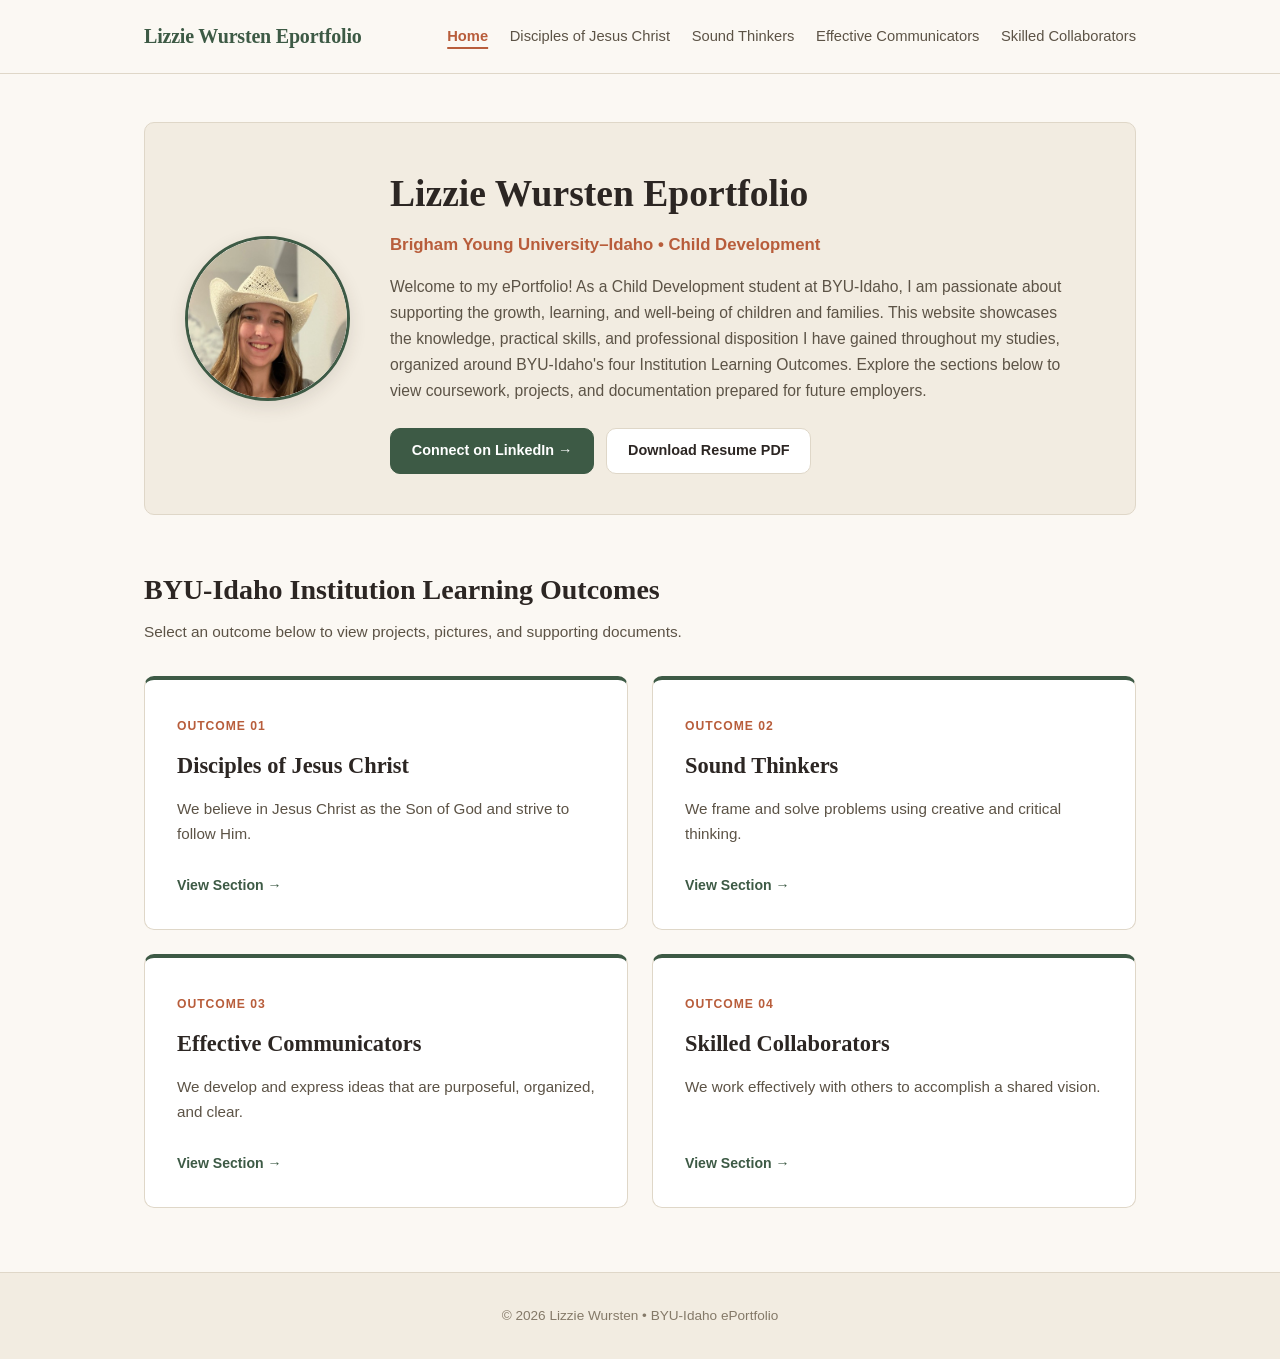
<file: index.html>
<!DOCTYPE html>
<html lang="en">
<head>
  <meta charset="UTF-8">
  <meta name="viewport" content="width=device-width, initial-scale=1.0">
  <title>Lizzie Wursten Eportfolio</title>
  <meta http-equiv="Content-Security-Policy" content="default-src 'self'; img-src 'self'; style-src 'self'; base-uri 'self'; form-action 'self'; object-src 'none'">
  <link rel="stylesheet" href="styles.css">
  <script src="nav.js" defer></script>
</head>
<body>

  <!-- Top Navigation -->
  <header class="site-header">
    <div class="header-inner">
      <a href="index.html" class="site-title">Lizzie Wursten Eportfolio</a>
      <button type="button" class="nav-toggle" aria-expanded="false" aria-controls="main-nav" hidden>
        <span class="nav-toggle-icon" aria-hidden="true"></span>
        <span class="nav-toggle-label">Menu</span>
      </button>
      <nav id="main-nav" aria-label="Main Navigation">
        <ul class="nav-links">
          <li><a href="index.html" class="active" aria-current="page">Home</a></li>
          <li><a href="disciples-of-jesus-christ.html">Disciples of Jesus Christ</a></li>
          <li><a href="sound-thinkers.html">Sound Thinkers</a></li>
          <li><a href="effective-communicators.html">Effective Communicators</a></li>
          <li><a href="skilled-collaborators.html">Skilled Collaborators</a></li>
        </ul>
      </nav>
    </div>
  </header>

  <main>
    <!-- About Me / Employer Introduction Section -->
    <section class="about-hero" aria-label="About Lizzie Wursten">
      <div class="profile-photo-placeholder">
        <img src="images/profile.jpg" alt="Lizzie Wursten" width="165" height="165">
      </div>

      <div class="about-content">
        <h1>Lizzie Wursten Eportfolio</h1>
        <p class="about-subtitle">Brigham Young University–Idaho &bull; Child Development</p>
        <p class="about-bio">
          Welcome to my ePortfolio! As a Child Development student at BYU-Idaho, I am passionate about supporting the growth, learning, and well-being of children and families. This website showcases the knowledge, practical skills, and professional disposition I have gained throughout my studies, organized around BYU-Idaho's four Institution Learning Outcomes. Explore the sections below to view coursework, projects, and documentation prepared for future employers.
        </p>
        <div class="btn-group">
          <a href="https://www.linkedin.com/in/lizzie-wursten-16b7ba449/" target="_blank" rel="noopener noreferrer" class="btn btn-primary">
            Connect on LinkedIn &rarr;
          </a>
          <a href="documents/lizzie-wursten-resume.pdf" class="btn btn-outline">
            Download Resume PDF
          </a>
        </div>
      </div>
    </section>

    <!-- BYU-Idaho Institution Learning Outcomes -->
    <section aria-labelledby="outcomes-heading">
      <div class="section-heading-block">
        <h2 id="outcomes-heading">BYU-Idaho Institution Learning Outcomes</h2>
        <p>Select an outcome below to view projects, pictures, and supporting documents.</p>
      </div>

      <div class="divider-grid">
        <!-- Outcome 1 Card -->
        <a href="disciples-of-jesus-christ.html" class="divider-card">
          <div>
            <span class="divider-number">Outcome 01</span>
            <h3>Disciples of Jesus Christ</h3>
            <p>We believe in Jesus Christ as the Son of God and strive to follow Him.</p>
          </div>
          <span class="divider-cta">View Section &rarr;</span>
        </a>

        <!-- Outcome 2 Card -->
        <a href="sound-thinkers.html" class="divider-card">
          <div>
            <span class="divider-number">Outcome 02</span>
            <h3>Sound Thinkers</h3>
            <p>We frame and solve problems using creative and critical thinking.</p>
          </div>
          <span class="divider-cta">View Section &rarr;</span>
        </a>

        <!-- Outcome 3 Card -->
        <a href="effective-communicators.html" class="divider-card">
          <div>
            <span class="divider-number">Outcome 03</span>
            <h3>Effective Communicators</h3>
            <p>We develop and express ideas that are purposeful, organized, and clear.</p>
          </div>
          <span class="divider-cta">View Section &rarr;</span>
        </a>

        <!-- Outcome 4 Card -->
        <a href="skilled-collaborators.html" class="divider-card">
          <div>
            <span class="divider-number">Outcome 04</span>
            <h3>Skilled Collaborators</h3>
            <p>We work effectively with others to accomplish a shared vision.</p>
          </div>
          <span class="divider-cta">View Section &rarr;</span>
        </a>
      </div>
    </section>
  </main>

  <footer class="site-footer">
    <p>&copy; 2026 Lizzie Wursten &bull; BYU-Idaho ePortfolio</p>
  </footer>

</body>
</html>
</file>
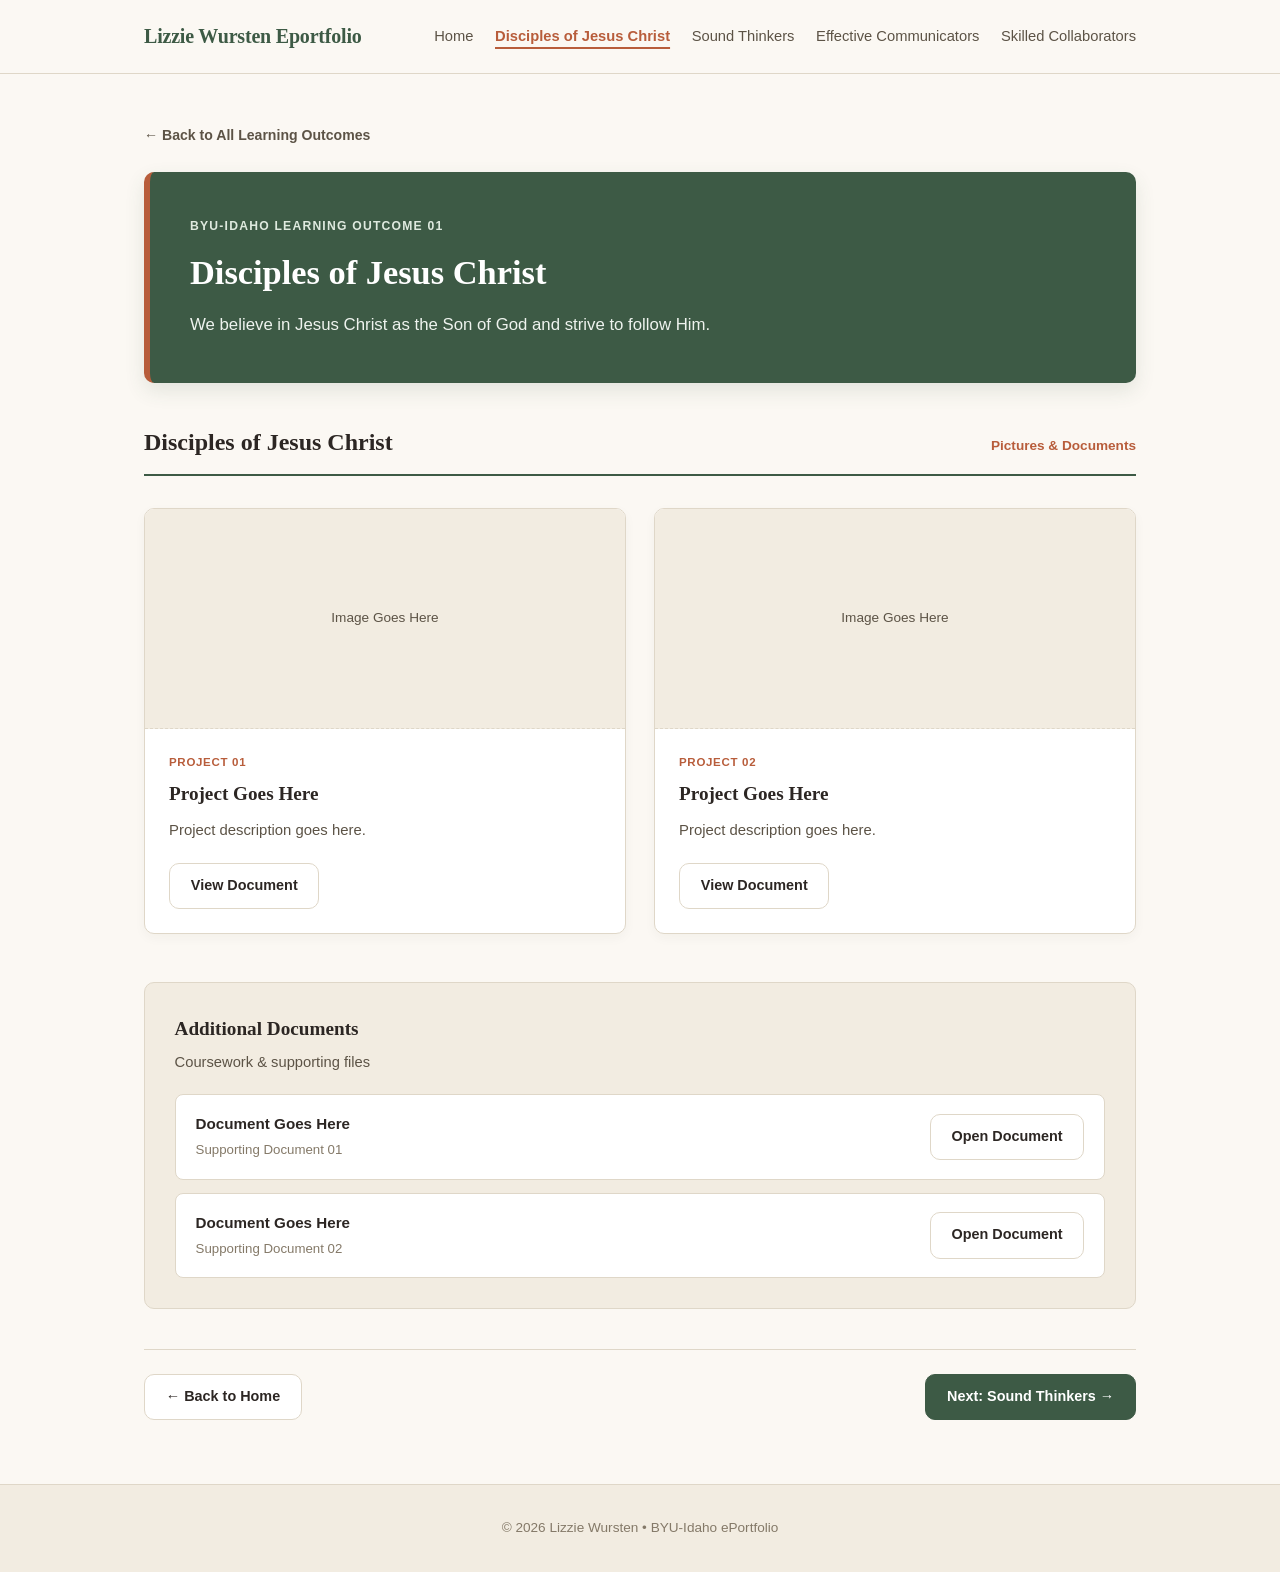
<file: disciples-of-jesus-christ.html>
<!DOCTYPE html>
<html lang="en">
<head>
  <meta charset="UTF-8">
  <meta name="viewport" content="width=device-width, initial-scale=1.0">
  <title>Disciples of Jesus Christ | Lizzie Wursten Eportfolio</title>
  <meta http-equiv="Content-Security-Policy" content="default-src 'self'; img-src 'self'; style-src 'self'; base-uri 'self'; form-action 'self'; object-src 'none'">
  <link rel="stylesheet" href="styles.css">
  <script src="nav.js" defer></script>
</head>
<body>

  <!-- Top Navigation -->
  <header class="site-header">
    <div class="header-inner">
      <a href="index.html" class="site-title">Lizzie Wursten Eportfolio</a>
      <button type="button" class="nav-toggle" aria-expanded="false" aria-controls="main-nav" hidden>
        <span class="nav-toggle-icon" aria-hidden="true"></span>
        <span class="nav-toggle-label">Menu</span>
      </button>
      <nav id="main-nav" aria-label="Main Navigation">
        <ul class="nav-links">
          <li><a href="index.html">Home</a></li>
          <li><a href="disciples-of-jesus-christ.html" class="active" aria-current="page">Disciples of Jesus Christ</a></li>
          <li><a href="sound-thinkers.html" >Sound Thinkers</a></li>
          <li><a href="effective-communicators.html" >Effective Communicators</a></li>
          <li><a href="skilled-collaborators.html" >Skilled Collaborators</a></li>
        </ul>
      </nav>
    </div>
  </header>

  <main>
    <div class="breadcrumb">
      <a href="index.html">&larr; Back to All Learning Outcomes</a>
    </div>

    <!-- Section Header -->
    <section class="outcome-divider-banner" aria-label="Disciples of Jesus Christ">
      <span class="divider-label">BYU-Idaho Learning Outcome 01</span>
      <h1>Disciples of Jesus Christ</h1>
      <p>We believe in Jesus Christ as the Son of God and strive to follow Him.</p>
    </section>

    <!-- Page Content (Named Identically to the Section) -->
    <section aria-labelledby="page-heading">
      <div class="page-section-title">
        <h2 id="page-heading">Disciples of Jesus Christ</h2>
        <span>Pictures &amp; Documents</span>
      </div>

      <!-- Pictures / Visual Artifacts Grid -->
      <div class="artifacts-grid">
        <!-- Project Card 1 -->
        <article class="artifact-card">
          <div class="image-placeholder">
            <span>Image Goes Here</span>
          </div>
          <div class="artifact-body">
            <span class="artifact-tag">Project 01</span>
            <h3>Project Goes Here</h3>
            <p>
              Project description goes here.
            </p>
            <div>
              <a href="documents/disciples-of-jesus-christ-artifact-1.pdf" class="btn btn-outline">View Document</a>
            </div>
          </div>
        </article>

        <!-- Project Card 2 -->
        <article class="artifact-card">
          <div class="image-placeholder">
            <span>Image Goes Here</span>
          </div>
          <div class="artifact-body">
            <span class="artifact-tag">Project 02</span>
            <h3>Project Goes Here</h3>
            <p>
              Project description goes here.
            </p>
            <div>
              <a href="documents/disciples-of-jesus-christ-artifact-2.pdf" class="btn btn-outline">View Document</a>
            </div>
          </div>
        </article>
      </div>

      <!-- Dedicated Documents Section -->
      <div class="documents-box">
        <h3>Additional Documents</h3>
        <p>Coursework &amp; supporting files</p>

        <div class="doc-list">
          <div class="doc-item">
            <div class="doc-info">
              <strong>Document Goes Here</strong>
              <span>Supporting Document 01</span>
            </div>
            <a href="documents/disciples-of-jesus-christ-doc-1.pdf" class="btn btn-outline">Open Document</a>
          </div>

          <div class="doc-item">
            <div class="doc-info">
              <strong>Document Goes Here</strong>
              <span>Supporting Document 02</span>
            </div>
            <a href="documents/disciples-of-jesus-christ-doc-2.pdf" class="btn btn-outline">Open Document</a>
          </div>
        </div>
      </div>

      <!-- Bottom Section Navigation -->
      <div class="page-bottom-nav">
        <a href="index.html" class="btn btn-outline">&larr; Back to Home</a>
        <a href="sound-thinkers.html" class="btn btn-primary">Next: Sound Thinkers &rarr;</a>
      </div>
    </section>
  </main>

  <footer class="site-footer">
    <p>&copy; 2026 Lizzie Wursten &bull; BYU-Idaho ePortfolio</p>
  </footer>

</body>
</html>
</file>
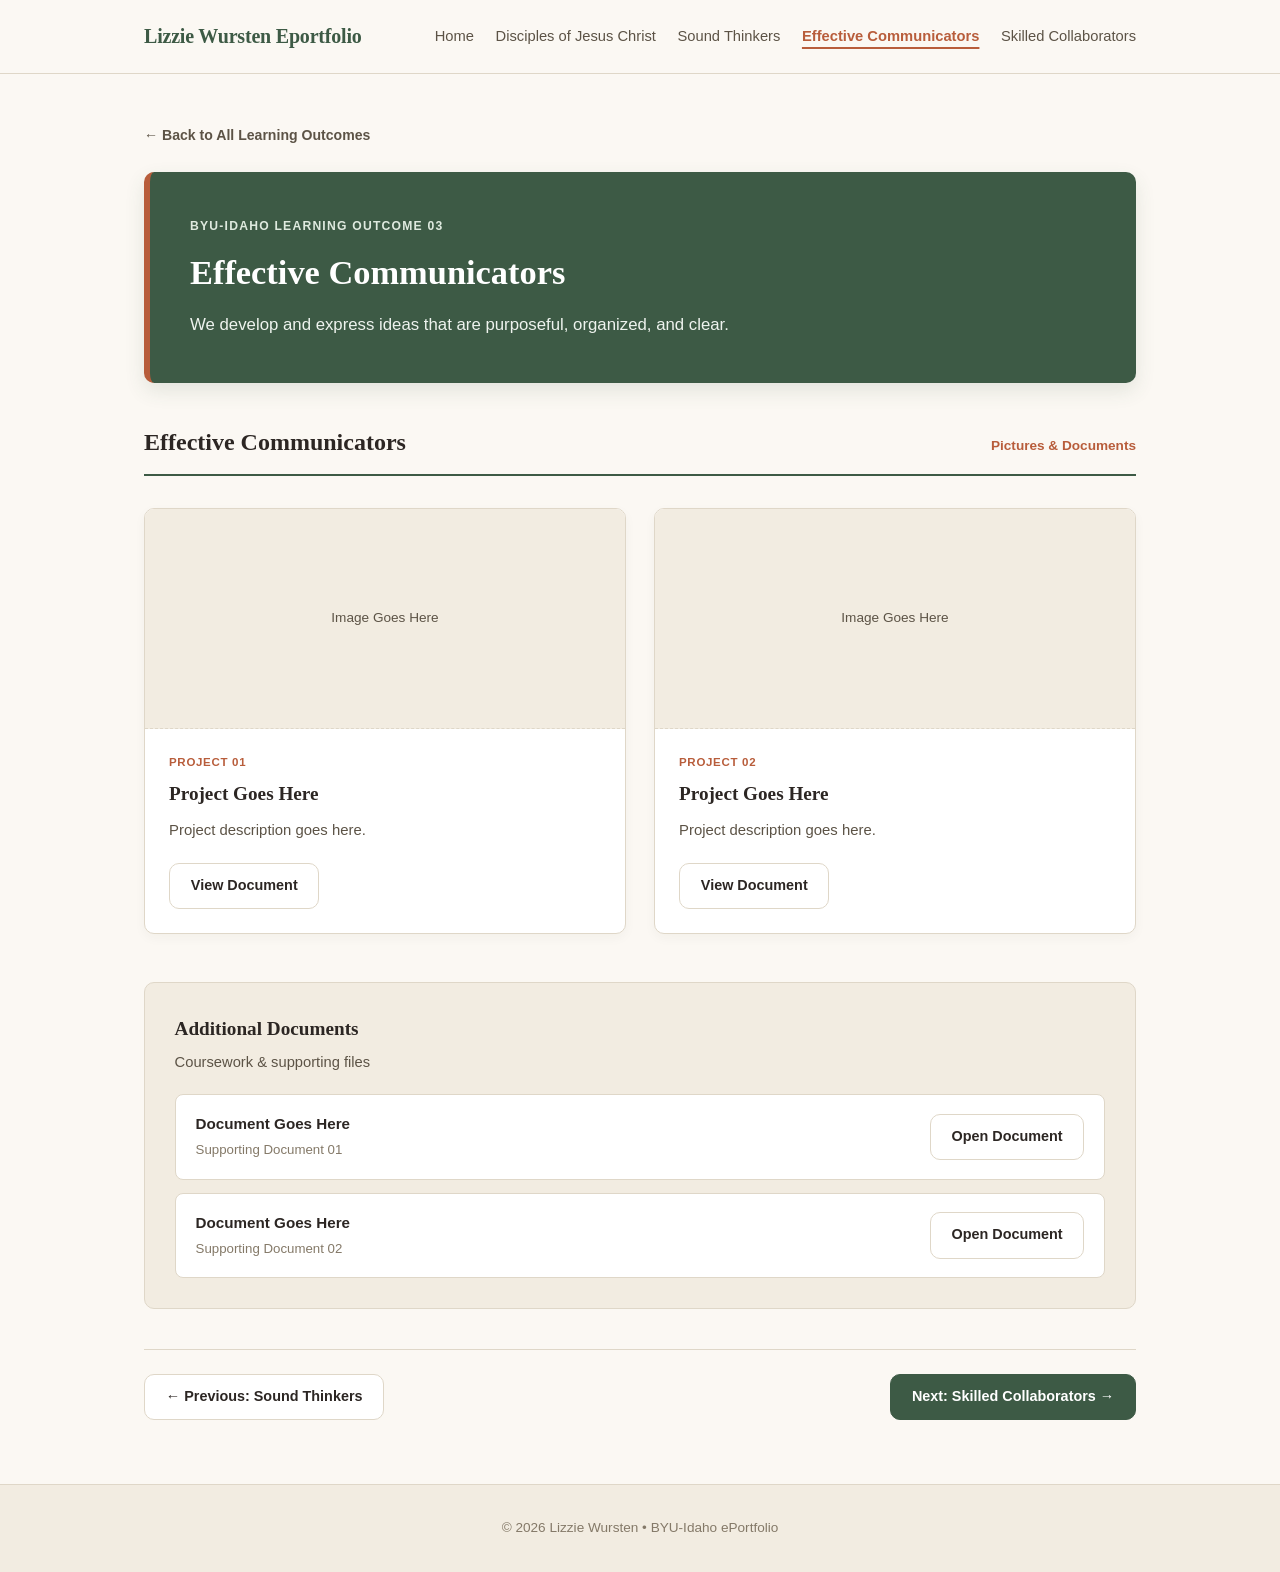
<file: effective-communicators.html>
<!DOCTYPE html>
<html lang="en">
<head>
  <meta charset="UTF-8">
  <meta name="viewport" content="width=device-width, initial-scale=1.0">
  <title>Effective Communicators | Lizzie Wursten Eportfolio</title>
  <meta http-equiv="Content-Security-Policy" content="default-src 'self'; img-src 'self'; style-src 'self'; base-uri 'self'; form-action 'self'; object-src 'none'">
  <link rel="stylesheet" href="styles.css">
  <script src="nav.js" defer></script>
</head>
<body>

  <!-- Top Navigation -->
  <header class="site-header">
    <div class="header-inner">
      <a href="index.html" class="site-title">Lizzie Wursten Eportfolio</a>
      <button type="button" class="nav-toggle" aria-expanded="false" aria-controls="main-nav" hidden>
        <span class="nav-toggle-icon" aria-hidden="true"></span>
        <span class="nav-toggle-label">Menu</span>
      </button>
      <nav id="main-nav" aria-label="Main Navigation">
        <ul class="nav-links">
          <li><a href="index.html">Home</a></li>
          <li><a href="disciples-of-jesus-christ.html" >Disciples of Jesus Christ</a></li>
          <li><a href="sound-thinkers.html" >Sound Thinkers</a></li>
          <li><a href="effective-communicators.html" class="active" aria-current="page">Effective Communicators</a></li>
          <li><a href="skilled-collaborators.html" >Skilled Collaborators</a></li>
        </ul>
      </nav>
    </div>
  </header>

  <main>
    <div class="breadcrumb">
      <a href="index.html">&larr; Back to All Learning Outcomes</a>
    </div>

    <!-- Section Header -->
    <section class="outcome-divider-banner" aria-label="Effective Communicators">
      <span class="divider-label">BYU-Idaho Learning Outcome 03</span>
      <h1>Effective Communicators</h1>
      <p>We develop and express ideas that are purposeful, organized, and clear.</p>
    </section>

    <!-- Page Content (Named Identically to the Section) -->
    <section aria-labelledby="page-heading">
      <div class="page-section-title">
        <h2 id="page-heading">Effective Communicators</h2>
        <span>Pictures &amp; Documents</span>
      </div>

      <!-- Pictures / Visual Artifacts Grid -->
      <div class="artifacts-grid">
        <!-- Project Card 1 -->
        <article class="artifact-card">
          <div class="image-placeholder">
            <span>Image Goes Here</span>
          </div>
          <div class="artifact-body">
            <span class="artifact-tag">Project 01</span>
            <h3>Project Goes Here</h3>
            <p>
              Project description goes here.
            </p>
            <div>
              <a href="documents/effective-communicators-artifact-1.pdf" class="btn btn-outline">View Document</a>
            </div>
          </div>
        </article>

        <!-- Project Card 2 -->
        <article class="artifact-card">
          <div class="image-placeholder">
            <span>Image Goes Here</span>
          </div>
          <div class="artifact-body">
            <span class="artifact-tag">Project 02</span>
            <h3>Project Goes Here</h3>
            <p>
              Project description goes here.
            </p>
            <div>
              <a href="documents/effective-communicators-artifact-2.pdf" class="btn btn-outline">View Document</a>
            </div>
          </div>
        </article>
      </div>

      <!-- Dedicated Documents Section -->
      <div class="documents-box">
        <h3>Additional Documents</h3>
        <p>Coursework &amp; supporting files</p>

        <div class="doc-list">
          <div class="doc-item">
            <div class="doc-info">
              <strong>Document Goes Here</strong>
              <span>Supporting Document 01</span>
            </div>
            <a href="documents/effective-communicators-doc-1.pdf" class="btn btn-outline">Open Document</a>
          </div>

          <div class="doc-item">
            <div class="doc-info">
              <strong>Document Goes Here</strong>
              <span>Supporting Document 02</span>
            </div>
            <a href="documents/effective-communicators-doc-2.pdf" class="btn btn-outline">Open Document</a>
          </div>
        </div>
      </div>

      <!-- Bottom Section Navigation -->
      <div class="page-bottom-nav">
        <a href="sound-thinkers.html" class="btn btn-outline">&larr; Previous: Sound Thinkers</a>
        <a href="skilled-collaborators.html" class="btn btn-primary">Next: Skilled Collaborators &rarr;</a>
      </div>
    </section>
  </main>

  <footer class="site-footer">
    <p>&copy; 2026 Lizzie Wursten &bull; BYU-Idaho ePortfolio</p>
  </footer>

</body>
</html>
</file>
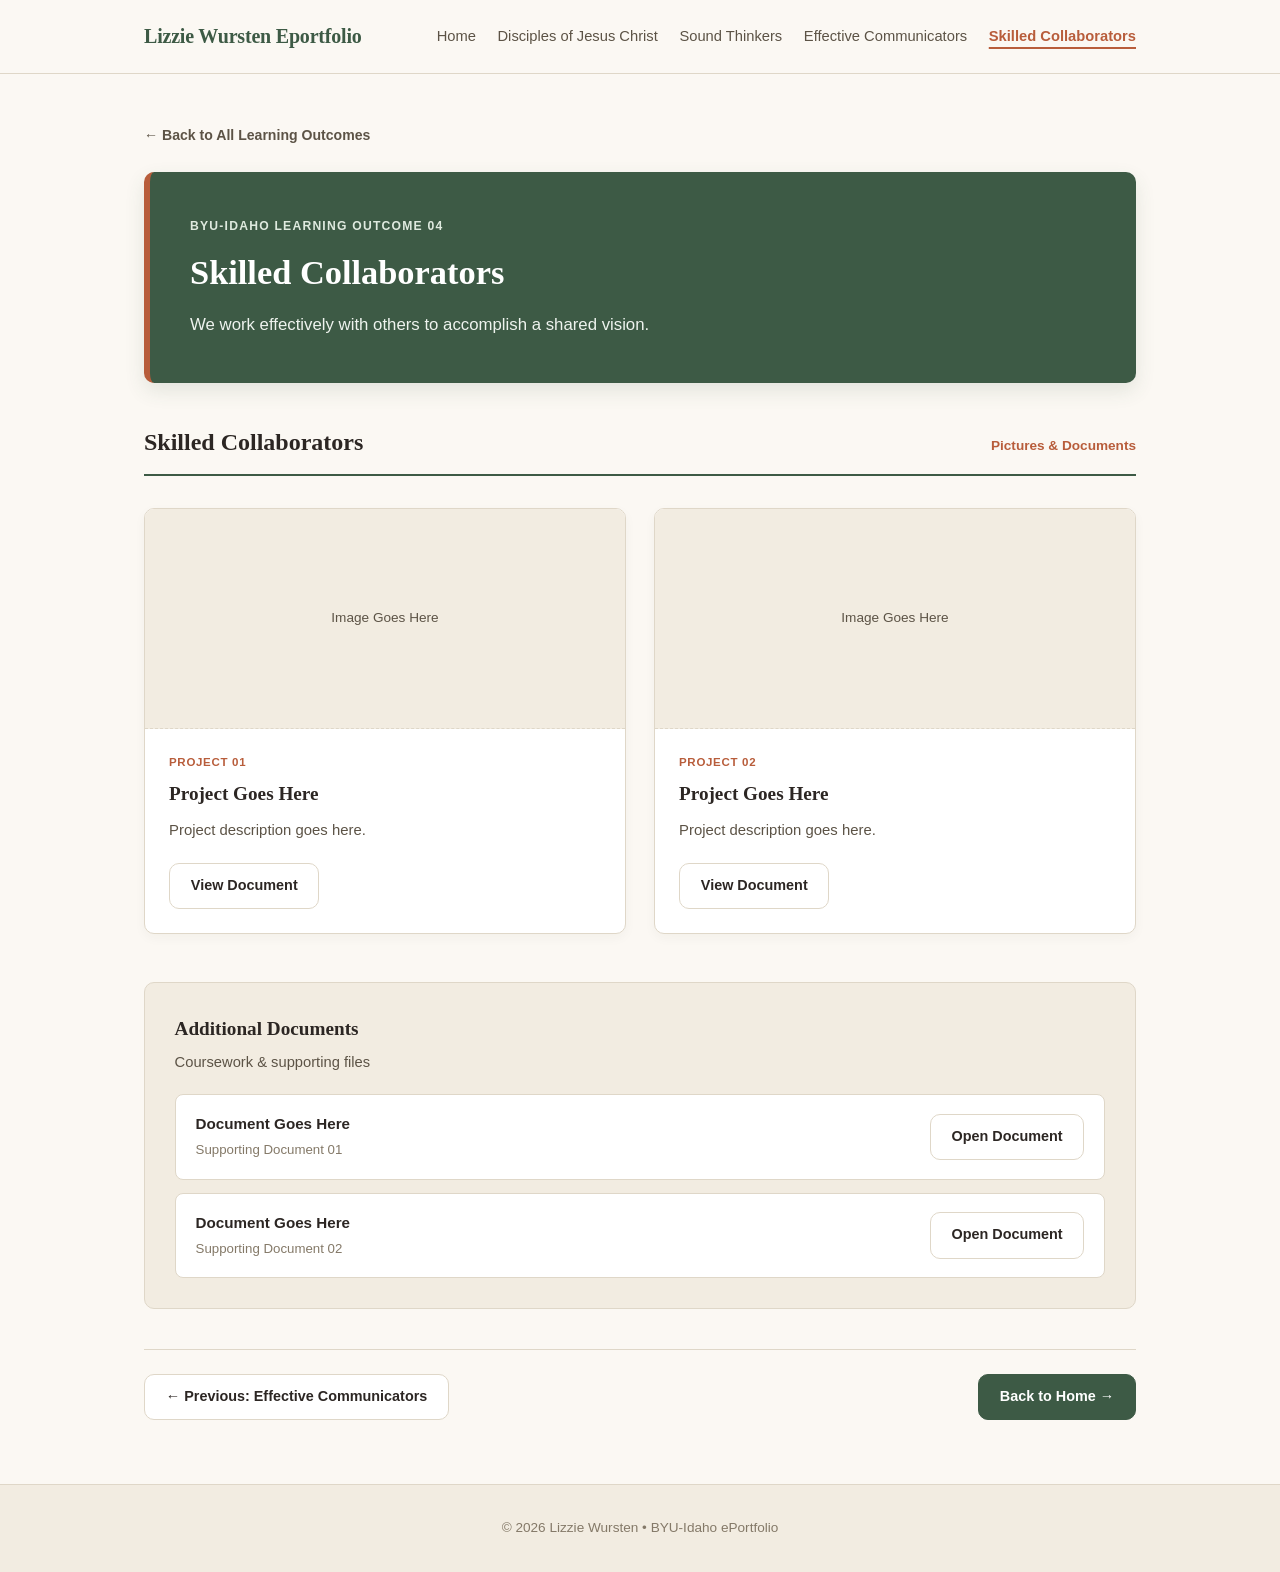
<file: skilled-collaborators.html>
<!DOCTYPE html>
<html lang="en">
<head>
  <meta charset="UTF-8">
  <meta name="viewport" content="width=device-width, initial-scale=1.0">
  <title>Skilled Collaborators | Lizzie Wursten Eportfolio</title>
  <meta http-equiv="Content-Security-Policy" content="default-src 'self'; img-src 'self'; style-src 'self'; base-uri 'self'; form-action 'self'; object-src 'none'">
  <link rel="stylesheet" href="styles.css">
  <script src="nav.js" defer></script>
</head>
<body>

  <!-- Top Navigation -->
  <header class="site-header">
    <div class="header-inner">
      <a href="index.html" class="site-title">Lizzie Wursten Eportfolio</a>
      <button type="button" class="nav-toggle" aria-expanded="false" aria-controls="main-nav" hidden>
        <span class="nav-toggle-icon" aria-hidden="true"></span>
        <span class="nav-toggle-label">Menu</span>
      </button>
      <nav id="main-nav" aria-label="Main Navigation">
        <ul class="nav-links">
          <li><a href="index.html">Home</a></li>
          <li><a href="disciples-of-jesus-christ.html" >Disciples of Jesus Christ</a></li>
          <li><a href="sound-thinkers.html" >Sound Thinkers</a></li>
          <li><a href="effective-communicators.html" >Effective Communicators</a></li>
          <li><a href="skilled-collaborators.html" class="active" aria-current="page">Skilled Collaborators</a></li>
        </ul>
      </nav>
    </div>
  </header>

  <main>
    <div class="breadcrumb">
      <a href="index.html">&larr; Back to All Learning Outcomes</a>
    </div>

    <!-- Section Header -->
    <section class="outcome-divider-banner" aria-label="Skilled Collaborators">
      <span class="divider-label">BYU-Idaho Learning Outcome 04</span>
      <h1>Skilled Collaborators</h1>
      <p>We work effectively with others to accomplish a shared vision.</p>
    </section>

    <!-- Page Content (Named Identically to the Section) -->
    <section aria-labelledby="page-heading">
      <div class="page-section-title">
        <h2 id="page-heading">Skilled Collaborators</h2>
        <span>Pictures &amp; Documents</span>
      </div>

      <!-- Pictures / Visual Artifacts Grid -->
      <div class="artifacts-grid">
        <!-- Project Card 1 -->
        <article class="artifact-card">
          <div class="image-placeholder">
            <span>Image Goes Here</span>
          </div>
          <div class="artifact-body">
            <span class="artifact-tag">Project 01</span>
            <h3>Project Goes Here</h3>
            <p>
              Project description goes here.
            </p>
            <div>
              <a href="documents/skilled-collaborators-artifact-1.pdf" class="btn btn-outline">View Document</a>
            </div>
          </div>
        </article>

        <!-- Project Card 2 -->
        <article class="artifact-card">
          <div class="image-placeholder">
            <span>Image Goes Here</span>
          </div>
          <div class="artifact-body">
            <span class="artifact-tag">Project 02</span>
            <h3>Project Goes Here</h3>
            <p>
              Project description goes here.
            </p>
            <div>
              <a href="documents/skilled-collaborators-artifact-2.pdf" class="btn btn-outline">View Document</a>
            </div>
          </div>
        </article>
      </div>

      <!-- Dedicated Documents Section -->
      <div class="documents-box">
        <h3>Additional Documents</h3>
        <p>Coursework &amp; supporting files</p>

        <div class="doc-list">
          <div class="doc-item">
            <div class="doc-info">
              <strong>Document Goes Here</strong>
              <span>Supporting Document 01</span>
            </div>
            <a href="documents/skilled-collaborators-doc-1.pdf" class="btn btn-outline">Open Document</a>
          </div>

          <div class="doc-item">
            <div class="doc-info">
              <strong>Document Goes Here</strong>
              <span>Supporting Document 02</span>
            </div>
            <a href="documents/skilled-collaborators-doc-2.pdf" class="btn btn-outline">Open Document</a>
          </div>
        </div>
      </div>

      <!-- Bottom Section Navigation -->
      <div class="page-bottom-nav">
        <a href="effective-communicators.html" class="btn btn-outline">&larr; Previous: Effective Communicators</a>
        <a href="index.html" class="btn btn-primary">Back to Home &rarr;</a>
      </div>
    </section>
  </main>

  <footer class="site-footer">
    <p>&copy; 2026 Lizzie Wursten &bull; BYU-Idaho ePortfolio</p>
  </footer>

</body>
</html>
</file>
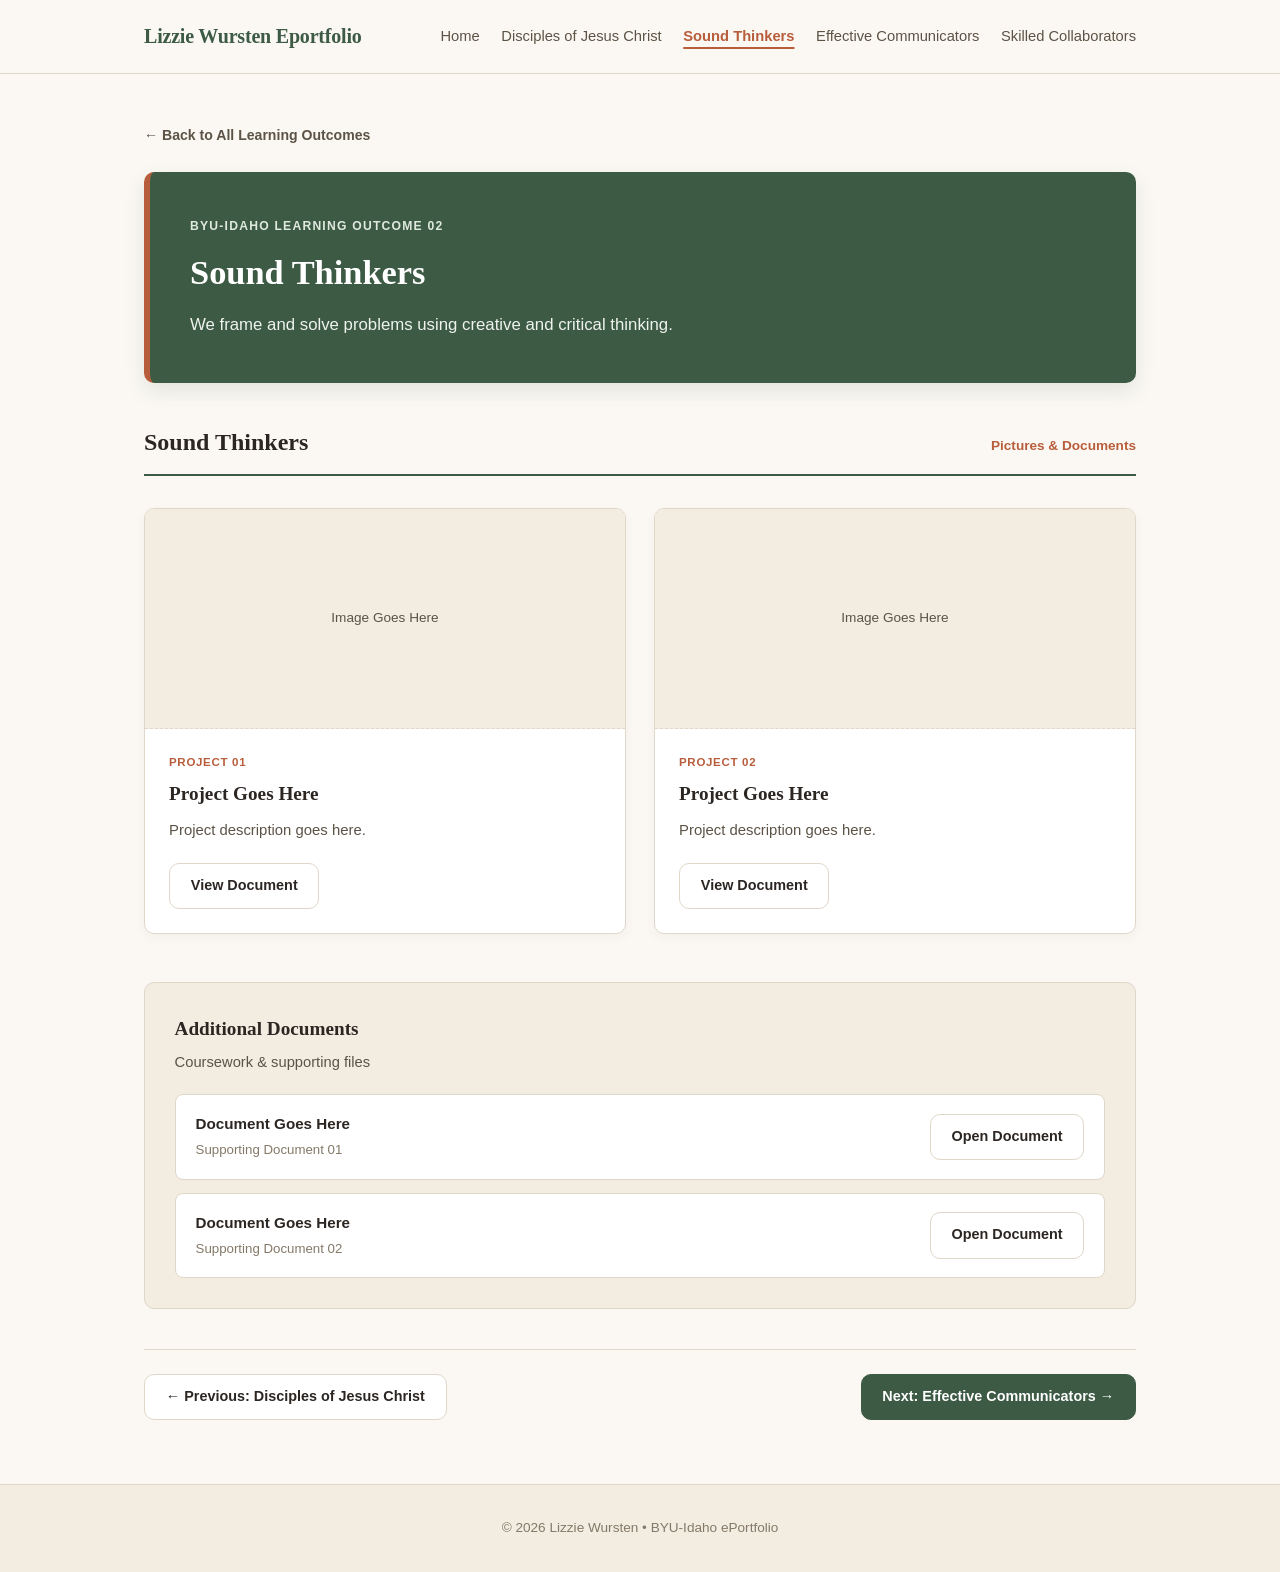
<file: sound-thinkers.html>
<!DOCTYPE html>
<html lang="en">
<head>
  <meta charset="UTF-8">
  <meta name="viewport" content="width=device-width, initial-scale=1.0">
  <title>Sound Thinkers | Lizzie Wursten Eportfolio</title>
  <meta http-equiv="Content-Security-Policy" content="default-src 'self'; img-src 'self'; style-src 'self'; base-uri 'self'; form-action 'self'; object-src 'none'">
  <link rel="stylesheet" href="styles.css">
  <script src="nav.js" defer></script>
</head>
<body>

  <!-- Top Navigation -->
  <header class="site-header">
    <div class="header-inner">
      <a href="index.html" class="site-title">Lizzie Wursten Eportfolio</a>
      <button type="button" class="nav-toggle" aria-expanded="false" aria-controls="main-nav" hidden>
        <span class="nav-toggle-icon" aria-hidden="true"></span>
        <span class="nav-toggle-label">Menu</span>
      </button>
      <nav id="main-nav" aria-label="Main Navigation">
        <ul class="nav-links">
          <li><a href="index.html">Home</a></li>
          <li><a href="disciples-of-jesus-christ.html" >Disciples of Jesus Christ</a></li>
          <li><a href="sound-thinkers.html" class="active" aria-current="page">Sound Thinkers</a></li>
          <li><a href="effective-communicators.html" >Effective Communicators</a></li>
          <li><a href="skilled-collaborators.html" >Skilled Collaborators</a></li>
        </ul>
      </nav>
    </div>
  </header>

  <main>
    <div class="breadcrumb">
      <a href="index.html">&larr; Back to All Learning Outcomes</a>
    </div>

    <!-- Section Header -->
    <section class="outcome-divider-banner" aria-label="Sound Thinkers">
      <span class="divider-label">BYU-Idaho Learning Outcome 02</span>
      <h1>Sound Thinkers</h1>
      <p>We frame and solve problems using creative and critical thinking.</p>
    </section>

    <!-- Page Content (Named Identically to the Section) -->
    <section aria-labelledby="page-heading">
      <div class="page-section-title">
        <h2 id="page-heading">Sound Thinkers</h2>
        <span>Pictures &amp; Documents</span>
      </div>

      <!-- Pictures / Visual Artifacts Grid -->
      <div class="artifacts-grid">
        <!-- Project Card 1 -->
        <article class="artifact-card">
          <div class="image-placeholder">
            <span>Image Goes Here</span>
          </div>
          <div class="artifact-body">
            <span class="artifact-tag">Project 01</span>
            <h3>Project Goes Here</h3>
            <p>
              Project description goes here.
            </p>
            <div>
              <a href="documents/sound-thinkers-artifact-1.pdf" class="btn btn-outline">View Document</a>
            </div>
          </div>
        </article>

        <!-- Project Card 2 -->
        <article class="artifact-card">
          <div class="image-placeholder">
            <span>Image Goes Here</span>
          </div>
          <div class="artifact-body">
            <span class="artifact-tag">Project 02</span>
            <h3>Project Goes Here</h3>
            <p>
              Project description goes here.
            </p>
            <div>
              <a href="documents/sound-thinkers-artifact-2.pdf" class="btn btn-outline">View Document</a>
            </div>
          </div>
        </article>
      </div>

      <!-- Dedicated Documents Section -->
      <div class="documents-box">
        <h3>Additional Documents</h3>
        <p>Coursework &amp; supporting files</p>

        <div class="doc-list">
          <div class="doc-item">
            <div class="doc-info">
              <strong>Document Goes Here</strong>
              <span>Supporting Document 01</span>
            </div>
            <a href="documents/sound-thinkers-doc-1.pdf" class="btn btn-outline">Open Document</a>
          </div>

          <div class="doc-item">
            <div class="doc-info">
              <strong>Document Goes Here</strong>
              <span>Supporting Document 02</span>
            </div>
            <a href="documents/sound-thinkers-doc-2.pdf" class="btn btn-outline">Open Document</a>
          </div>
        </div>
      </div>

      <!-- Bottom Section Navigation -->
      <div class="page-bottom-nav">
        <a href="disciples-of-jesus-christ.html" class="btn btn-outline">&larr; Previous: Disciples of Jesus Christ</a>
        <a href="effective-communicators.html" class="btn btn-primary">Next: Effective Communicators &rarr;</a>
      </div>
    </section>
  </main>

  <footer class="site-footer">
    <p>&copy; 2026 Lizzie Wursten &bull; BYU-Idaho ePortfolio</p>
  </footer>

</body>
</html>
</file>
<file: styles.css>
/* Warm & Academic Stylesheet - Lizzie Wursten ePortfolio */
:root {
  --bg-primary: #fbf8f3;        /* Soft warm cream */
  --bg-card: #ffffff;           /* Crisp ivory/white for cards */
  --bg-secondary: #f2ece1;      /* Warm sand / parchment */
  --bg-tertiary: #e6dec8;       /* Deeper warm stone */
  --text-primary: #2c2623;      /* Deep espresso / warm charcoal */
  --text-secondary: #5c5346;    /* Muted walnut brown */
  --text-muted: #847968;        /* Warm taupe */
  --border-color: #dfd7c8;      /* Subtle warm border */
  --accent-sage: #3d5a45;       /* Deep academic sage green */
  --accent-sage-hover: #2d4434; /* Darker sage for hover */
  --accent-terracotta: #b85d3b; /* Warm terracotta highlight */
  --accent-terracotta-soft: #f5e6df;
  --max-width: 1040px;
  --radius: 10px;
  --transition: 0.2s ease-in-out;
  --font-serif: "Georgia", "Times New Roman", Times, serif;
  --font-sans: -apple-system, BlinkMacSystemFont, "Segoe UI", Roboto, Helvetica, Arial, sans-serif;
}

* {
  box-sizing: border-box;
  margin: 0;
  padding: 0;
}

body {
  font-family: var(--font-sans);
  background-color: var(--bg-primary);
  color: var(--text-primary);
  line-height: 1.65;
  -webkit-font-smoothing: antialiased;
  display: flex;
  flex-direction: column;
  min-height: 100vh;
}

h1, h2, h3, .site-title {
  font-family: var(--font-serif);
}

/* Header & Navigation */
.site-header {
  border-bottom: 1px solid var(--border-color);
  background-color: rgba(251, 248, 243, 0.95);
  position: sticky;
  top: 0;
  z-index: 100;
}

.header-inner {
  max-width: var(--max-width);
  margin: 0 auto;
  padding: 1.25rem 1.5rem;
  display: flex;
  justify-content: space-between;
  align-items: center;
  flex-wrap: wrap;
  gap: 1rem;
}

.site-title {
  font-size: 1.25rem;
  font-weight: 700;
  letter-spacing: -0.01em;
  color: var(--accent-sage);
  text-decoration: none;
}

.nav-links {
  display: flex;
  gap: 1.35rem;
  list-style: none;
  flex-wrap: wrap;
}

.nav-links a {
  text-decoration: none;
  color: var(--text-secondary);
  font-size: 0.92rem;
  font-weight: 500;
  transition: color var(--transition);
}

.nav-links a:hover,
.nav-links a.active {
  color: var(--accent-terracotta);
}

.nav-links a.active {
  text-decoration: underline;
  text-underline-offset: 6px;
  text-decoration-thickness: 2px;
  font-weight: 600;
}

/* Mobile menu toggle (shown only on small screens, when JavaScript runs) */
.nav-toggle {
  display: none;
  align-items: center;
  gap: 0.5rem;
  min-height: 44px;
  padding: 0.5rem 0.9rem;
  font: inherit;
  font-size: 0.92rem;
  font-weight: 600;
  color: var(--accent-sage);
  background: transparent;
  border: 1px solid var(--border-color);
  border-radius: var(--radius);
  cursor: pointer;
  -webkit-tap-highlight-color: transparent;
}

.nav-toggle:hover {
  border-color: var(--accent-sage);
}

.nav-toggle:focus-visible,
.nav-links a:focus-visible {
  outline: 2px solid var(--accent-terracotta);
  outline-offset: 3px;
}

.nav-toggle-icon,
.nav-toggle-icon::before,
.nav-toggle-icon::after {
  display: block;
  width: 18px;
  height: 2px;
  background-color: currentColor;
  border-radius: 1px;
  transition: transform var(--transition), background-color var(--transition);
}

.nav-toggle-icon {
  position: relative;
}

.nav-toggle-icon::before,
.nav-toggle-icon::after {
  content: "";
  position: absolute;
  left: 0;
}

.nav-toggle-icon::before { top: -6px; }
.nav-toggle-icon::after { top: 6px; }

.nav-open .nav-toggle-icon { background-color: transparent; }
.nav-open .nav-toggle-icon::before { transform: translateY(6px) rotate(45deg); }
.nav-open .nav-toggle-icon::after { transform: translateY(-6px) rotate(-45deg); }

/* Nav collapses below 1000px: the full menu needs ~985px to fit on one row */
@media (max-width: 1000px) {
  .header-inner {
    padding: 0.85rem 1.25rem;
    gap: 0.75rem;
  }

  .site-title {
    font-size: 1.1rem;
  }

  .js-nav .nav-toggle {
    display: inline-flex;
  }

  .site-header nav {
    flex-basis: 100%;
  }

  .js-nav nav {
    display: none;
  }

  .js-nav.nav-open nav {
    display: block;
    /* Keep the open menu scrollable on short screens (e.g. phones in landscape) */
    max-height: calc(100vh - 72px);
    max-height: calc(100dvh - 72px);
    overflow-y: auto;
    overscroll-behavior: contain;
  }

  .nav-links {
    flex-direction: column;
    gap: 0;
  }

  .nav-links a {
    display: block;
    padding: 0.7rem 0;
    font-size: 1rem;
    border-top: 1px solid var(--border-color);
  }

  .nav-links a.active {
    text-decoration: none;
    border-left: 3px solid var(--accent-terracotta);
    padding-left: 0.75rem;
  }
}

/* Very narrow phones: keep the title and button on one row */
@media (max-width: 374px) {
  .header-inner {
    padding-left: 1rem;
    padding-right: 1rem;
  }

  .site-title {
    font-size: 1rem;
  }

  .nav-toggle {
    padding: 0.5rem 0.75rem;
  }

  /* Hide the word "Menu" visually but keep it for screen readers */
  .nav-toggle-label {
    position: absolute;
    width: 1px;
    height: 1px;
    overflow: hidden;
    clip: rect(0 0 0 0);
    white-space: nowrap;
  }
}

@media (prefers-reduced-motion: reduce) {
  .nav-toggle-icon,
  .nav-toggle-icon::before,
  .nav-toggle-icon::after {
    transition: none;
  }
}

/* Main Container */
main {
  flex: 1;
  max-width: var(--max-width);
  width: 100%;
  margin: 0 auto;
  padding: 3rem 1.5rem 4rem;
}

/* Hero / About Me Section */
.about-hero {
  display: grid;
  grid-template-columns: 165px 1fr;
  gap: 2.5rem;
  align-items: center;
  padding: 2.5rem;
  background-color: var(--bg-secondary);
  border: 1px solid var(--border-color);
  border-radius: var(--radius);
  margin-bottom: 3.25rem;
}





.about-content h1 {
  font-size: 2.35rem;
  font-weight: 700;
  color: var(--text-primary);
  margin-bottom: 0.35rem;
}

.about-subtitle {
  font-size: 1.05rem;
  color: var(--accent-terracotta);
  font-weight: 600;
  margin-bottom: 1rem;
}

.about-bio {
  color: var(--text-secondary);
  font-size: 0.98rem;
  max-width: 680px;
  margin-bottom: 1.5rem;
}

.btn-group {
  display: flex;
  gap: 0.75rem;
  flex-wrap: wrap;
}

.btn {
  display: inline-flex;
  align-items: center;
  gap: 0.5rem;
  padding: 0.65rem 1.3rem;
  border-radius: var(--radius);
  font-size: 0.9rem;
  font-weight: 600;
  text-decoration: none;
  transition: all var(--transition);
  cursor: pointer;
}

.btn-primary {
  background-color: var(--accent-sage);
  color: #ffffff;
  border: 1px solid var(--accent-sage);
}

.btn-primary:hover {
  background-color: var(--accent-sage-hover);
  border-color: var(--accent-sage-hover);
}

.btn-outline {
  background-color: var(--bg-card);
  color: var(--text-primary);
  border: 1px solid var(--border-color);
}

.btn-outline:hover {
  border-color: var(--accent-terracotta);
  color: var(--accent-terracotta);
  background-color: var(--bg-primary);
}

/* Section Divider Header on Home */
.section-heading-block {
  margin-bottom: 2rem;
}

.section-eyebrow {
  text-transform: uppercase;
  font-size: 0.76rem;
  font-weight: 700;
  letter-spacing: 0.09em;
  color: var(--accent-terracotta);
  margin-bottom: 0.35rem;
}

.section-heading-block h2 {
  font-size: 1.75rem;
  font-weight: 700;
  color: var(--text-primary);
}

.section-heading-block p {
  color: var(--text-secondary);
  font-size: 0.96rem;
  margin-top: 0.35rem;
}

/* 4 Clickable Section Divider Cards (Home Screen) */
.divider-grid {
  display: grid;
  grid-template-columns: repeat(2, 1fr);
  gap: 1.5rem;
}

.divider-card {
  display: flex;
  flex-direction: column;
  justify-content: space-between;
  background-color: var(--bg-card);
  border: 1px solid var(--border-color);
  border-top: 4px solid var(--accent-sage);
  border-radius: var(--radius);
  padding: 2rem;
  text-decoration: none;
  color: inherit;
  transition: transform var(--transition), border-color var(--transition), box-shadow var(--transition);
}

.divider-card:hover {
  transform: translateY(-3px);
  border-color: var(--accent-terracotta);
  border-top-color: var(--accent-terracotta);
  box-shadow: 0 12px 26px rgba(60, 45, 30, 0.08);
}

.divider-number {
  font-size: 0.76rem;
  font-weight: 700;
  text-transform: uppercase;
  letter-spacing: 0.08em;
  color: var(--accent-terracotta);
  margin-bottom: 0.75rem;
  display: inline-block;
}

.divider-card h3 {
  font-size: 1.4rem;
  font-weight: 700;
  margin-bottom: 0.65rem;
  color: var(--text-primary);
}

.divider-card p {
  color: var(--text-secondary);
  font-size: 0.95rem;
  margin-bottom: 1.75rem;
}

.divider-cta {
  font-size: 0.88rem;
  font-weight: 600;
  color: var(--accent-sage);
  display: inline-flex;
  align-items: center;
  gap: 0.4rem;
}

.divider-card:hover .divider-cta {
  color: var(--accent-terracotta);
}

/* Individual Outcome Page Styling */
.breadcrumb {
  margin-bottom: 1.5rem;
}

.breadcrumb a {
  text-decoration: none;
  font-size: 0.88rem;
  font-weight: 600;
  color: var(--text-secondary);
  display: inline-flex;
  align-items: center;
  gap: 0.4rem;
}

.breadcrumb a:hover {
  color: var(--accent-terracotta);
}

.outcome-divider-banner {
  background-color: var(--accent-sage);
  color: #fbf8f3;
  padding: 2.75rem 2.5rem;
  border-radius: var(--radius);
  border-left: 6px solid var(--accent-terracotta);
  margin-bottom: 2.5rem;
  box-shadow: 0 8px 20px rgba(61, 90, 69, 0.12);
}

.outcome-divider-banner .divider-label {
  font-size: 0.76rem;
  text-transform: uppercase;
  letter-spacing: 0.1em;
  color: #dfeadf;
  font-weight: 700;
  display: block;
  margin-bottom: 0.5rem;
}

.outcome-divider-banner h1 {
  font-size: 2.15rem;
  font-weight: 700;
  margin-bottom: 0.6rem;
  color: #ffffff;
}

.outcome-divider-banner p {
  font-size: 1.05rem;
  color: #eef3ee;
  max-width: 700px;
}

/* Page Content Wrapper */
.page-section-title {
  display: flex;
  justify-content: space-between;
  align-items: baseline;
  border-bottom: 2px solid var(--accent-sage);
  padding-bottom: 0.75rem;
  margin-bottom: 2rem;
  flex-wrap: wrap;
  gap: 0.5rem;
}

.page-section-title h2 {
  font-size: 1.5rem;
  font-weight: 700;
  color: var(--text-primary);
}

.page-section-title span {
  font-size: 0.85rem;
  color: var(--accent-terracotta);
  font-weight: 600;
}

/* Artifact Grid (Pictures & Documents) */
.artifacts-grid {
  display: grid;
  grid-template-columns: repeat(2, 1fr);
  gap: 1.75rem;
  margin-bottom: 3rem;
}

.artifact-card {
  border: 1px solid var(--border-color);
  border-radius: var(--radius);
  overflow: hidden;
  background-color: var(--bg-card);
  display: flex;
  flex-direction: column;
  box-shadow: 0 4px 12px rgba(60, 45, 30, 0.04);
}

.image-placeholder {
  background-color: var(--bg-secondary);
  border-bottom: 1px dashed var(--border-color);
  height: 220px;
  display: flex;
  flex-direction: column;
  align-items: center;
  justify-content: center;
  color: var(--text-secondary);
  font-size: 0.85rem;
  padding: 1.5rem;
  text-align: center;
}

.image-placeholder code {
  margin-top: 0.45rem;
  font-size: 0.78rem;
  background: var(--bg-tertiary);
  padding: 0.2rem 0.55rem;
  border-radius: 4px;
  color: var(--text-primary);
}

.artifact-body {
  padding: 1.5rem;
  flex: 1;
  display: flex;
  flex-direction: column;
}

.artifact-tag {
  font-size: 0.72rem;
  font-weight: 700;
  text-transform: uppercase;
  letter-spacing: 0.06em;
  color: var(--accent-terracotta);
  margin-bottom: 0.4rem;
}

.artifact-body h3 {
  font-size: 1.2rem;
  font-weight: 700;
  margin-bottom: 0.5rem;
  color: var(--text-primary);
}

.artifact-body p {
  font-size: 0.93rem;
  color: var(--text-secondary);
  margin-bottom: 1.25rem;
  flex: 1;
}

/* Document List Card */
.documents-box {
  background-color: var(--bg-secondary);
  border: 1px solid var(--border-color);
  border-radius: var(--radius);
  padding: 1.85rem;
  margin-bottom: 2.5rem;
}

.documents-box h3 {
  font-size: 1.2rem;
  font-weight: 700;
  margin-bottom: 0.35rem;
  color: var(--text-primary);
}

.documents-box > p {
  font-size: 0.92rem;
  color: var(--text-secondary);
  margin-bottom: 1.25rem;
}

.doc-list {
  display: grid;
  gap: 0.8rem;
}

.doc-item {
  display: flex;
  justify-content: space-between;
  align-items: center;
  background-color: var(--bg-card);
  border: 1px solid var(--border-color);
  padding: 1rem 1.25rem;
  border-radius: 8px;
  flex-wrap: wrap;
  gap: 1rem;
}

.doc-info strong {
  display: block;
  font-size: 0.95rem;
  color: var(--text-primary);
}

.doc-info span {
  font-size: 0.83rem;
  color: var(--text-muted);
}

/* Page Bottom Navigation */
.page-bottom-nav {
  display: flex;
  justify-content: space-between;
  padding-top: 1.5rem;
  border-top: 1px solid var(--border-color);
  gap: 1rem;
  flex-wrap: wrap;
}

/* Footer */
.site-footer {
  border-top: 1px solid var(--border-color);
  padding: 2rem 1.5rem;
  text-align: center;
  font-size: 0.85rem;
  color: var(--text-muted);
  background-color: var(--bg-secondary);
}

/* Responsive */
@media (max-width: 768px) {
  .about-hero {
    grid-template-columns: 1fr;
    text-align: left;
    gap: 1.5rem;
    padding: 1.75rem;
  }
  .divider-grid,
  .artifacts-grid {
    grid-template-columns: 1fr;
  }
  .outcome-divider-banner {
    padding: 2rem 1.5rem;
  }
  .outcome-divider-banner h1 {
    font-size: 1.65rem;
  }
}


.profile-photo-placeholder {
  width: 165px;
  height: 165px;
  border-radius: 50%;
  background-color: var(--bg-primary);
  border: 3px solid var(--accent-sage);
  box-shadow: 0 6px 18px rgba(60, 45, 30, 0.12);
  display: block;
  flex-shrink: 0;
  overflow: hidden;
  padding: 0;
  margin: 0;
}

.profile-photo-placeholder img {
  width: 100%;
  height: 100%;
  display: block;
  object-fit: cover;
  border-radius: 50%;
  margin: 0;
  padding: 0;
}

.artifact-img {
  width: 100%;
  height: 220px;
  object-fit: cover;
  display: block;
}
</file>
